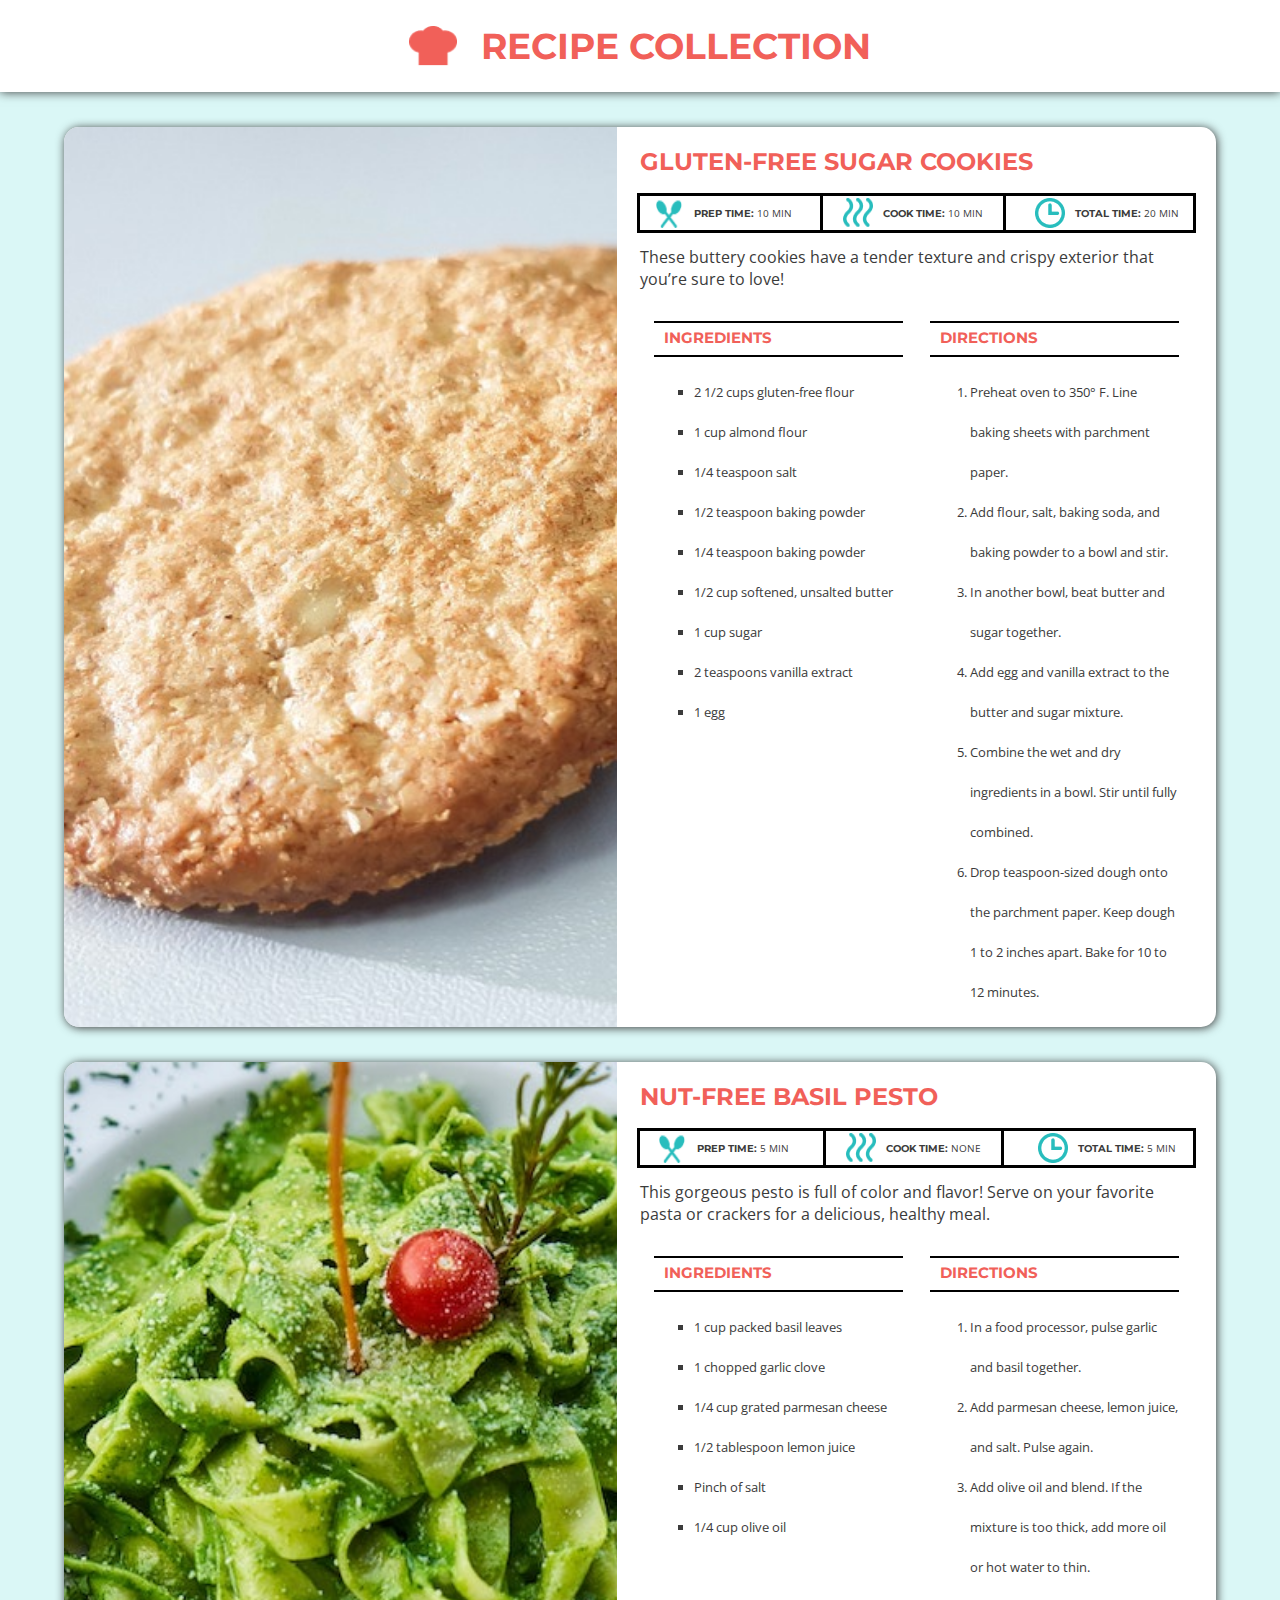
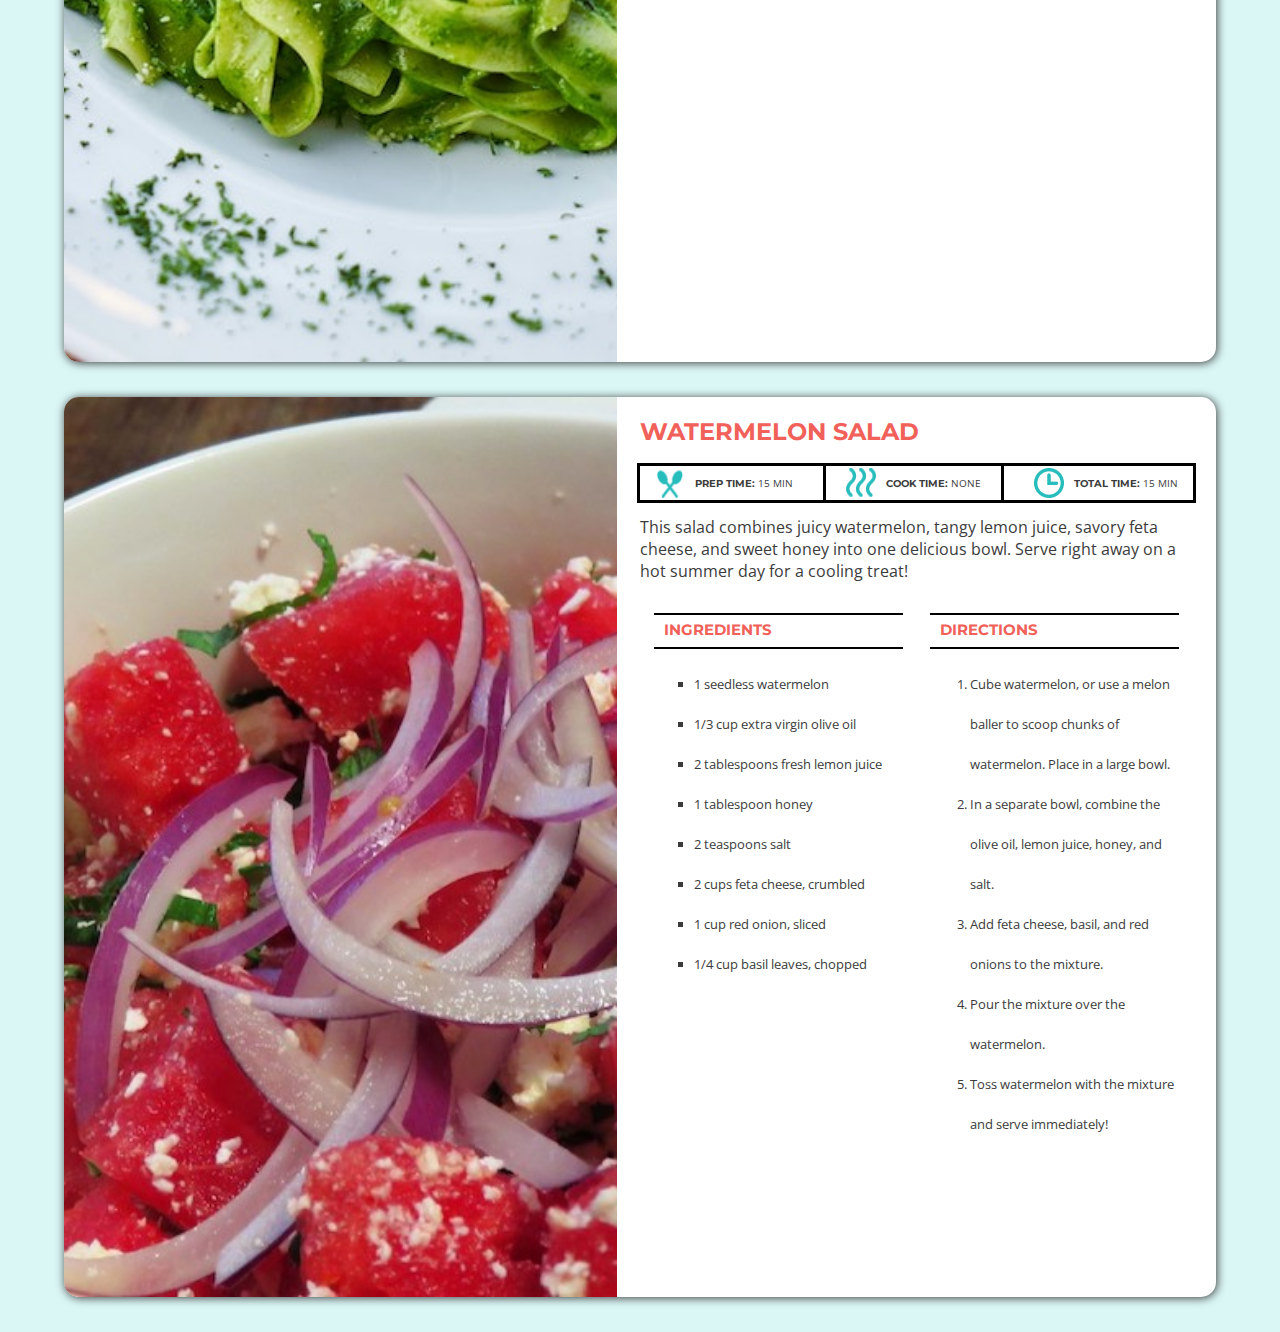
<file: recipe-collection/index.html>
<!doctype html>
<html lang="en">

    <head>
        <meta charset="utf-8">
        <title>Recipe Cards Project</title>
        <link href="https://fonts.googleapis.com/css?family=Montserrat:700%7COpen+Sans&display=swap" rel="stylesheet">

        <link href="css/normalize.css" rel="stylesheet">
        <link href="css/style.css" rel="stylesheet">

    </head>

    <body>
        <header>
            <img src="img/chef-hat.png" alt="chef hat">
            <h1>Recipe Collection</h1>
        </header>
        <main>
            <article id="cookies" class="card">
                <div class="image"><!--<img src="img/gluten-free-sugar-cookies.jpg">--></div>
                <div class="recipe">
                    <h2>Gluten-Free Sugar Cookies</h2>
                    <div class="time">
                        <div class="prep">
                            <img src="img/spoons.png" alt="prep time"><p class="time-details"><strong>Prep Time:</strong> 10 Min</p>
                        </div>
                        <div class="cook">
                            <img src="img/steam.png" alt="cook time"><p class="time-details"><strong>Cook Time:</strong> 10 Min</p>
                        </div>
                        <div class="total">
                            <img src="img/clock.png" alt="total time"><p class="time-details"><strong>Total Time:</strong> 20 Min</p>
                        </div>
                    </div>
                    <p class="description">These buttery cookies have a tender texture and crispy exterior that you’re
                        sure to love!</p>
                    <div class="columns">
                        <section class="ingredients">
                            <h3>Ingredients</h3>
                            <ul>
                                <li>2 1/2 cups gluten-free flour</li>
                                <li>1 cup almond flour</li>
                                <li>1/4 teaspoon salt</li>
                                <li>1/2 teaspoon baking powder</li>
                                <li>1/4 teaspoon baking powder</li>
                                <li>1/2 cup softened, unsalted butter</li>
                                <li>1 cup sugar</li>
                                <li>2 teaspoons vanilla extract</li>
                                <li>1 egg</li>
                            </ul>
                        </section>
                        <section class="directions">
                            <h3>Directions</h3>
                            <ol>
                                <li>Preheat oven to 350&deg; F. Line baking sheets with parchment paper.</li>
                                <li>Add flour, salt, baking soda, and baking powder to a bowl and stir.</li>
                                <li>In another bowl, beat butter and sugar together.</li>
                                <li>Add egg and vanilla extract to the butter and sugar mixture.</li>
                                <li>Combine the wet and dry ingredients in a bowl. Stir until fully combined.</li>
                                <li>Drop teaspoon-sized dough onto the parchment paper. Keep dough 1 to 2 inches apart.
                                    Bake for 10 to 12 minutes.</li>
                            </ol>
                        </section>
                    </div>
                </div>
            </article>
            <article id="pesto" class="card">
                <div class="image"><!--<img src="img/nut-free-pesto.jpg">--></div>
                <div class="recipe">
                    <h2>Nut-Free Basil Pesto</h2>
                    <div class="time">
                        <div class="prep">
                            <img src="img/spoons.png" alt="prep time"><p class="time-details"><strong>Prep Time:</strong> 5 Min</p>
                        </div>
                        <div class="cook">
                            <img src="img/steam.png" alt="cook time"><p class="time-details"><strong>Cook Time:</strong> None</p>
                        </div>
                        <div class="total">
                            <img src="img/clock.png" alt="total time"><p class="time-details"><strong>Total Time:</strong> 5 Min</p>
                        </div>
                    </div>
                    <p class="description">This gorgeous pesto is full of color and flavor! Serve on your favorite pasta
                        or crackers for a delicious, healthy meal.</p>
                    <div class="columns">
                        <section class="ingredients">
                            <h3>Ingredients</h3>
                            <ul>
                                <li>1 cup packed basil leaves</li>
                                <li>1 chopped garlic clove</li>
                                <li>1/4 cup grated parmesan cheese</li>
                                <li>1/2 tablespoon lemon juice</li>
                                <li>Pinch of salt</li>
                                <li>1/4 cup olive oil</li>
                            </ul>
                        </section>
                        <section class="directions">
                            <h3>Directions</h3>
                            <ol>
                                <li>In a food processor, pulse garlic and basil together.</li>
                                <li>Add parmesan cheese, lemon juice, and salt. Pulse again.</li>
                                <li>Add olive oil and blend. If the mixture is too thick, add more oil or hot water to
                                    thin.</li>
                            </ol>
                        </section>
                    </div>
                </div>
            </article>
            <article id="salad" class="card">
                <div class="image"><!--<img src="img/watermelon-salad.jpg">--></div>
                <div class="recipe">
                    <h2>Watermelon Salad</h2>
                    <div class="time">
                        <div class="prep">
                            <img src="img/spoons.png" alt="prep time"><p class="time-details"><strong>Prep Time:</strong> 15 Min</p>
                        </div>
                        <div class="cook">
                            <img src="img/steam.png" alt="cook time"><p class="time-details"><strong>Cook Time:</strong> None</p>
                        </div>
                        <div class="total">
                            <img src="img/clock.png" alt="total time"><p class="time-details"><strong>Total Time:</strong> 15 Min</p>
                        </div>
                    </div>
                    <p class="description">This salad combines juicy watermelon, tangy lemon juice, savory feta cheese,
                        and sweet honey into one delicious bowl. Serve right away on a hot summer day for a cooling
                        treat!</p>
                    <div class="columns">
                        <section class="ingredients">
                            <h3>Ingredients</h3>
                            <ul>
                                <li>1 seedless watermelon</li>
                                <li>1/3 cup extra virgin olive oil</li>
                                <li>2 tablespoons fresh lemon juice</li>
                                <li>1 tablespoon honey</li>
                                <li>2 teaspoons salt</li>
                                <li>2 cups feta cheese, crumbled</li>
                                <li>1 cup red onion, sliced</li>
                                <li>1/4 cup basil leaves, chopped</li>
                            </ul>
                        </section>
                        <section class="directions">
                            <h3>Directions</h3>
                            <ol>
                                <li>Cube watermelon, or use a melon baller to scoop chunks of watermelon. Place in a
                                    large bowl.</li>
                                <li>In a separate bowl, combine the olive oil, lemon juice, honey, and salt.</li>
                                <li>Add feta cheese, basil, and red onions to the mixture.</li>
                                <li>Pour the mixture over the watermelon.</li>
                                <li>Toss watermelon with the mixture and serve immediately!</li>
                            </ol>
                        </section>
                    </div>
                </div>
            </article>
        </main>
    </body>

</html>
</file>
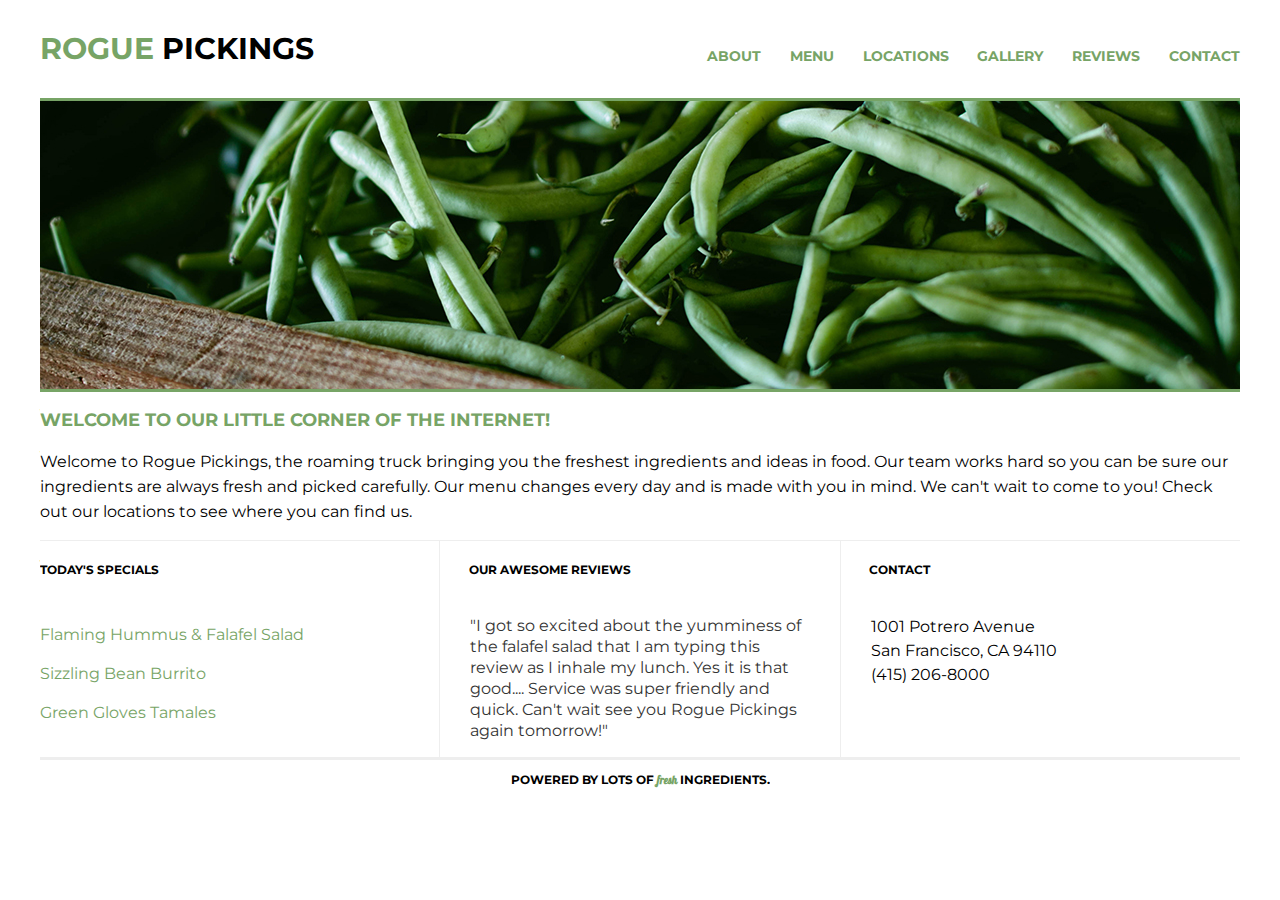
<file: rogue-pickings/index.html>
<!doctype html>
<html lang="en">

<head>
    <meta charset="utf-8">
    <meta http-equiv="x-ua-compatible" content="ie=edge">
    <title>Rogue Pickings | Brush Up Those Skills!</title>
    <meta name="viewport" content="width=device-width, initial-scale=1, shrink-to-fit=no">
    <link rel="stylesheet" href="css/normalize.css">
    <link rel="stylesheet" href="css/main.css">
    <link href="https://fonts.googleapis.com/css?family=Montserrat:400,700" rel="stylesheet">
    <link href="https://fonts.googleapis.com/css2?family=Galada&display=swap" rel="stylesheet">
</head>

<body>
    <div class="container">
        <header>
            <h1><span>rogue</span> pickings</h1>
            <nav>
                <ul>
                    <li>
                        <a href="">About</a>
                    </li>
                    <li>
                        <a href="">Menu</a>
                    </li>
                    <li>
                        <a href="">Locations</a>
                    </li>
                    <li>
                        <a href="">Gallery</a>
                    </li>
                    <li>
                        <a href="">Reviews</a>
                    </li>
                    <li>
                        <a href="">Contact</a>
                    </li>
                </ul>
            </nav>
        </header>
        <section class="top-section">
            <div class="main-image"><img src="img/download.jpg" alt="green beans" /></div>
            <div class="main-title">
                <h2>Welcome to our little corner of the internet!</h2>
                <p>Welcome to Rogue Pickings, the roaming truck bringing you the freshest ingredients and ideas in food.
                    Our team works hard so you can be sure our ingredients are always fresh and picked carefully. Our
                    menu changes every day and is made with you in mind. We can't wait to come to you! Check out our
                    locations to see where you can find us.</p>
            </div>
        </section>
        <section class="bottom-section">
            <div class="section-one">
                <h3>Today's Specials</h3>
                <ul class="menu">
                    <li>Flaming Hummus &amp; Falafel Salad</li>
                    <li>Sizzling Bean Burrito</li>
                    <li>Green Gloves Tamales</li>
                </ul>
            </div>
            <div class="section-two">
                <h3>Our Awesome Reviews</h3>
                <p class="reviews">"I got so excited about the yumminess of the falafel salad that I am typing this
                    review as I inhale my lunch. Yes it is that good.... Service was super friendly and quick. Can't
                    wait see you Rogue Pickings again tomorrow!"</p>
            </div>
            <div class="section-three">
                <h3>Contact</h3>
                <p class="address">1001 Potrero Avenue<br>
                    San Francisco, CA 94110<br>
                    (415) 206-8000 </p>
            </div>
        </section>
        <footer>
            <h3>Powered by lots of <span>fresh</span> ingredients.</h3>
        </footer>
    </div>
</body>

</html>
</file>
<file: recipe-collection/css/style.css>
/***** TEXT *****/

h1, h2, h3 {
  color: #F16059;
  font-family: "Montserrat", sans-serif;
  text-transform: uppercase;

}
p, li {
  color: #3B3B3B;
  font-family: "Open Sans", sans-serif;
}
strong {
  font-family: "Montserrat", sans-serif;
}

/***** CONTAINERS *****/

body {
  background-color: #DAF7F6;
  display: flex;
  justify-content: center;
  flex-direction: row;
  flex-wrap: wrap;
}
main {
  width: 90%;
}


/***** HEADER *****/

header {
  background-color: white;
  width: 100%;
  display: flex;
  justify-content: center;
  font-size: large;
  align-items: center;
  margin-bottom: 35px;
  box-shadow: 0px 0px 10px #3B3B3B;

}
header img {
  width:48px;
  height:40px;
  margin-right: 24px;
}
header h1 {
  text-transform: uppercase;
}

/***** ARTICLES *****/

article {
  background-color: white;
  display: flex;
  justify-content: center;
  flex-wrap: nowrap;
  margin-bottom: 35px;
  border-radius: 15px;
  box-shadow: 1px 1px 10px #3B3B3B;
  min-height: 100vh;
}
.card > * {
  width:50%;
}
.card .image {
  background-size: cover;
  background-position: top center;
  border-top-left-radius: 15px;
  border-bottom-left-radius: 15px;


}
#cookies .image {
  background-image: url(../img/gluten-free-sugar-cookies.jpg);
}
#pesto .image {
  background-image: url(../img/nut-free-pesto.jpg);
}
#salad .image {
  background-image: url(../img/watermelon-salad.jpg);
}

.recipe {
  padding:0 2%;
}
.time {
  font-size: x-small;
  display: flex;
  flex-wrap: nowrap;
  justify-content: space-around;
  outline: 3px solid black;
  text-transform: uppercase;
}

.time > * {
  display: flex;
  flex-wrap: nowrap;
  justify-content: space-between;
  align-items: center;
}
.time .cook {
  border-left: 3px solid black;
  border-right: 3px solid black;
  padding: 0 20px;
}

.time img {
  width:30px;
  height:30px;
  margin-right: 10px;
}

.columns {
  display: flex;
  flex-wrap: nowrap;
  justify-content: space-around;
}
 .columns > * {
   width: 45%;
   font-size: small;
 }
 .columns h3 {
   border-top: 2px solid black;
   border-bottom: 2px solid black;
   padding: 5px 0 8px 10px;
 }
 li {
   line-height: 40px;
 }
 .ingredients li {
   list-style: square;
 }
</file>
<file: rogue-pickings/css/main.css>
/*
 * Remove the gap between audio, canvas, iframes,
 * images, videos and the bottom of their containers:
 * https://github.com/h5bp/html5-boilerplate/issues/440
 */

audio, canvas,iframe,img,svg,video {
    vertical-align: middle;
}
/*
 * Remove default fieldset styles.
 */

fieldset {
    border: 0;
    margin: 0;
    padding: 0;
}
html {
	font-size: 16px;
}

body {
	font-family: 'Montserrat', Helvetica, Arial, sans-serif;
	font-size: 1em;
}
.container{
	width: 90%;
	margin: 0 auto;
	display: flex;
	justify-content: center;
	align-items: center;
	flex-flow: row wrap;
}

h1,
h2,
h3 {
	color: black;
	text-transform: uppercase;
	font-weight: 700;
}
h1 {
	font-size: 30px;
}
h2 {
	font-size: 18px;
}
h3 {
	font-size: 12px;
}

p {
	font-size: 14px;
	line-height: 21px;
    padding: 0 30px;
}

header {
	border-bottom: 3px solid #77a466;
	margin: 0 auto;
	display: flex;
	justify-content: center;
	flex-flow:column wrap;
	text-align: center;
	width: 100%;

}

header h1 {
	margin: 0;
	padding: 1em 0 .5em 0;
	border-bottom: 3px solid #77a466;

}
header h1 span {
	color: #77a466;
}

header nav {
	padding: .7em 0;
}
header nav ul {
	margin: 0;
	padding: 0;
}
header nav ul li {
	text-transform: uppercase;
	font-weight: 700;
	font-size: .9em;
	padding: .8em 0;
	display: flex;
	justify-content: center;
	flex-flow:column wrap;

}
header nav ul li a{
	text-decoration: none;
	color:#77a466;
}

.top-section,
.bottom-section {
	margin: 0 auto;
	display: flex;
	justify-content: center;
	align-items: center;
	flex-flow:column wrap;

}

.main-image {
	height: auto;
}
.main-image img {
	width: 100%;
}

.main-title {
	height: auto;
	border-top: 3px solid #77a466;

}
.main-title h2 {
	text-align: left;
	padding: .1em 0;
	color: #77a466;

}
.main-title p {
	padding: 0;
	font-size: 16px;
	line-height: 25px;
}

.section-one,
.section-two,
.section-three {
	width: 100%;
	height: auto;
	border-top: 1px solid #eee;
	display: flex;
	justify-content: center;
	flex-flow: column wrap;
	flex: 1 1 auto;
}



.menu {
	list-style: none;
	padding: 0;
}
.menu li {
	padding: .625em 0;
	color:#77a466;
}

.reviews {
	color: #333;
	font-size: 1em;
	line-height: 21px;
}

.address {
	font-size: 1em;
	line-height: 24px;
}

footer {
	border-top: 3px solid #eee;
	margin: 0 auto;
	text-align: center;
	width: 100%;
}
footer span {
	font-family: 'Galada', cursive;
	text-transform: lowercase;
	color: #77a466;
	font-size: .875em;
}

/********** MEDIA QUERIES *********/

@media (min-width:768px) {
	.top-section,
	.bottom-section {
		flex-flow: row wrap;
		align-items: baseline;
	}
	.section-one,
	.section-two,
	.section-three {
		width: 30%;
	}
	.section-one h3 {
		padding: .8em 0;
	}

	.section-two {
		border-left: 1px solid #eee;
		border-right: 1px solid #eee;
	}

	.section-two h3,
	.section-three h3 {
		padding: .8em 2.4em;
	}
}

@media (min-width: 1200px) {
	.container{
		width: 1200px;
	}
	header {
		display: flex;
		justify-content: space-between;
		flex-flow:row nowrap;
		text-align: center;
		padding-bottom: 1em;
	}

	header h1 {
		border-bottom: 0px solid #77a466;

	}
	header nav {
		padding: .7em 0;
		display: flex;
		justify-content: flex-end;
		flex-flow:row nowrap;
	}
	header nav ul {
		display: flex;
		justify-content: flex-end;
		align-items: flex-end;
	}

	header nav ul li {
		padding: .8em 0 .4em 2em;

	}


}
</file>
